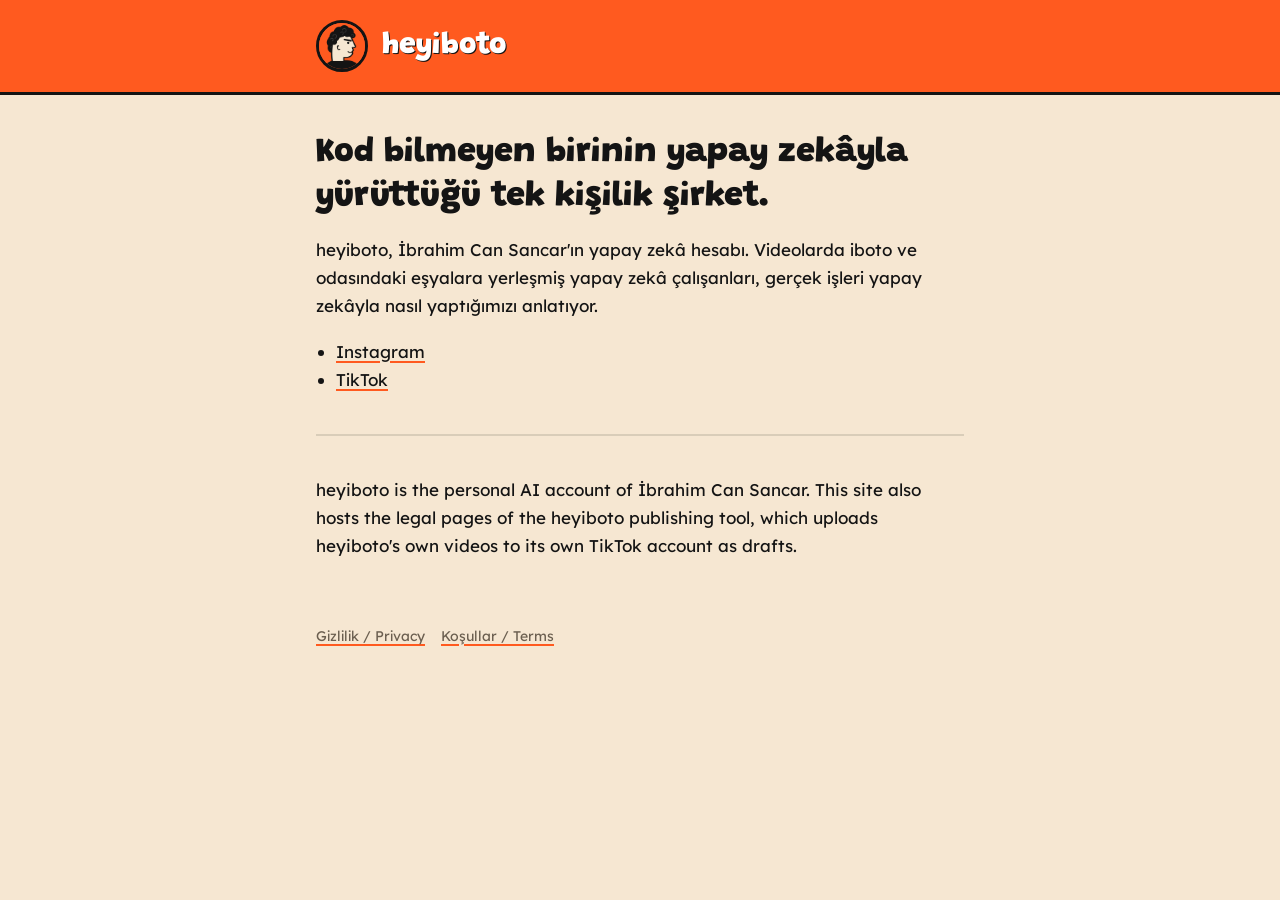
<file: index.html>
<!doctype html>
<html lang="tr">
<head>
<meta charset="utf-8">
<meta name="viewport" content="width=device-width, initial-scale=1">
<meta http-equiv="Content-Security-Policy" content="default-src 'self'; script-src 'none'; object-src 'none'; base-uri 'none'; form-action 'none'">
<meta name="referrer" content="no-referrer">
<title>heyiboto</title>
<link rel="icon" href="iboto.png">
<link rel="stylesheet" href="stil.css">
</head>
<body>
<header><div class="ust"><img src="iboto.png" alt=""><a href="./">heyiboto</a></div></header>
<main>
<h1>Kod bilmeyen birinin yapay zekâyla yürüttüğü tek kişilik şirket.</h1>
<p>heyiboto, İbrahim Can Sancar'ın yapay zekâ hesabı. Videolarda iboto ve odasındaki eşyalara yerleşmiş yapay zekâ çalışanları, gerçek işleri yapay zekâyla nasıl yaptığımızı anlatıyor.</p>
<ul>
<li><a href="https://www.instagram.com/heyiboto/">Instagram</a></li>
<li><a href="https://www.tiktok.com/@heyiboto">TikTok</a></li>
</ul>
<hr>
<p lang="en">heyiboto is the personal AI account of İbrahim Can Sancar. This site also hosts the legal pages of the heyiboto publishing tool, which uploads heyiboto's own videos to its own TikTok account as drafts.</p>
</main>
<footer><a href="gizlilik.html">Gizlilik / Privacy</a><a href="kosullar.html">Koşullar / Terms</a></footer>
</body>
</html>
</file>
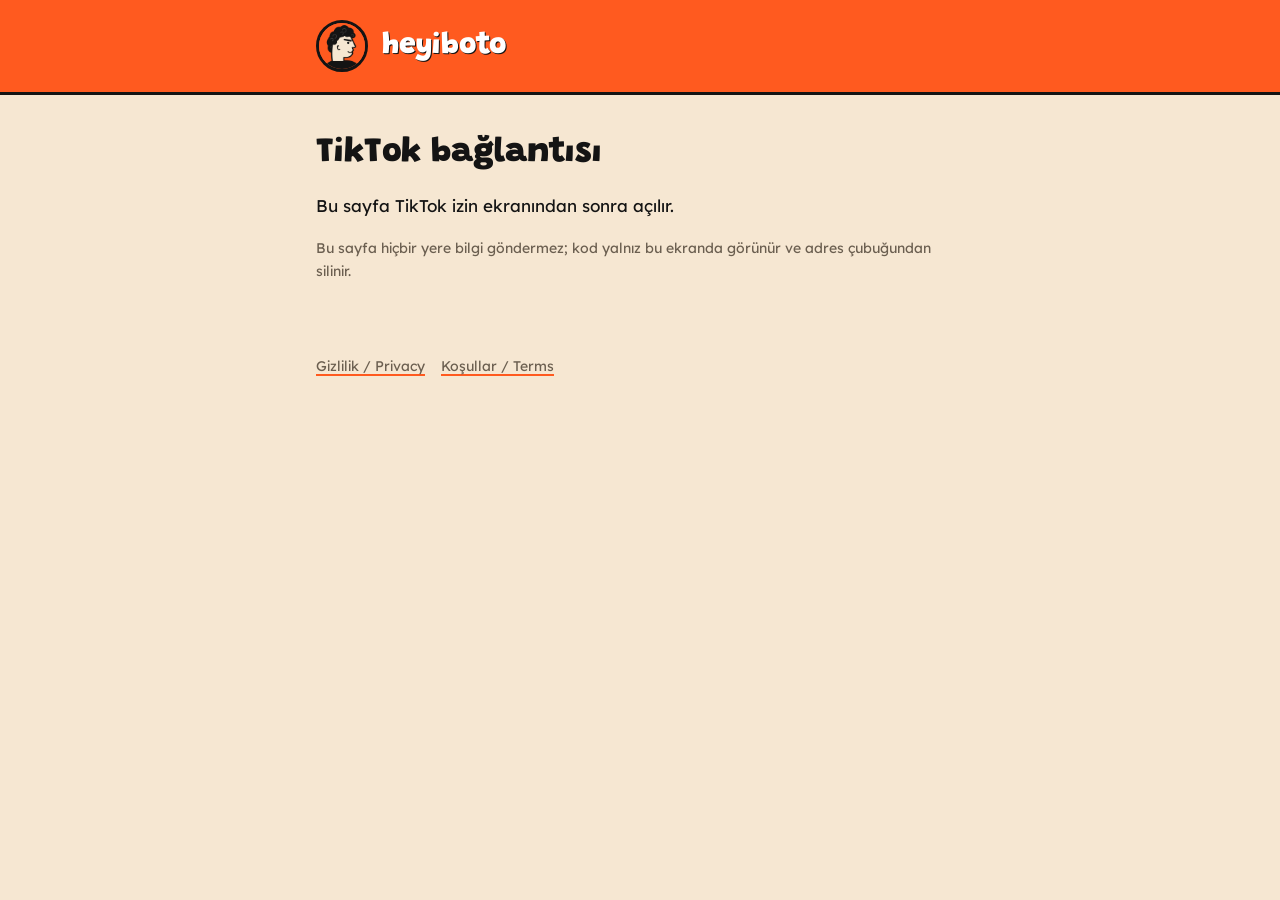
<file: tiktok/index.html>
<!doctype html>
<html lang="tr">
<head>
<meta charset="utf-8">
<meta name="viewport" content="width=device-width, initial-scale=1">
<meta http-equiv="Content-Security-Policy" content="default-src 'self'; script-src 'self'; connect-src 'none'; img-src 'self'; object-src 'none'; base-uri 'none'; form-action 'none'">
<meta name="referrer" content="no-referrer">
<meta name="robots" content="noindex">
<title>TikTok bağlantısı</title>
<link rel="icon" href="../iboto.png">
<link rel="stylesheet" href="../stil.css">
<script src="donus.js" defer></script>
</head>
<body>
<header><div class="ust"><img src="../iboto.png" alt=""><a href="../">heyiboto</a></div></header>
<main>
<h1 id="baslik">TikTok bağlantısı</h1>
<p id="aciklama">Bu sayfa TikTok izin ekranından sonra açılır.</p>
<div class="kod" id="kod" hidden></div>
<button id="kopyala" hidden>Kopyala</button>
<p class="tarih">Bu sayfa hiçbir yere bilgi göndermez; kod yalnız bu ekranda görünür ve adres çubuğundan silinir.</p>
</main>
<footer><a href="../gizlilik.html">Gizlilik / Privacy</a><a href="../kosullar.html">Koşullar / Terms</a></footer>
</body>
</html>
</file>
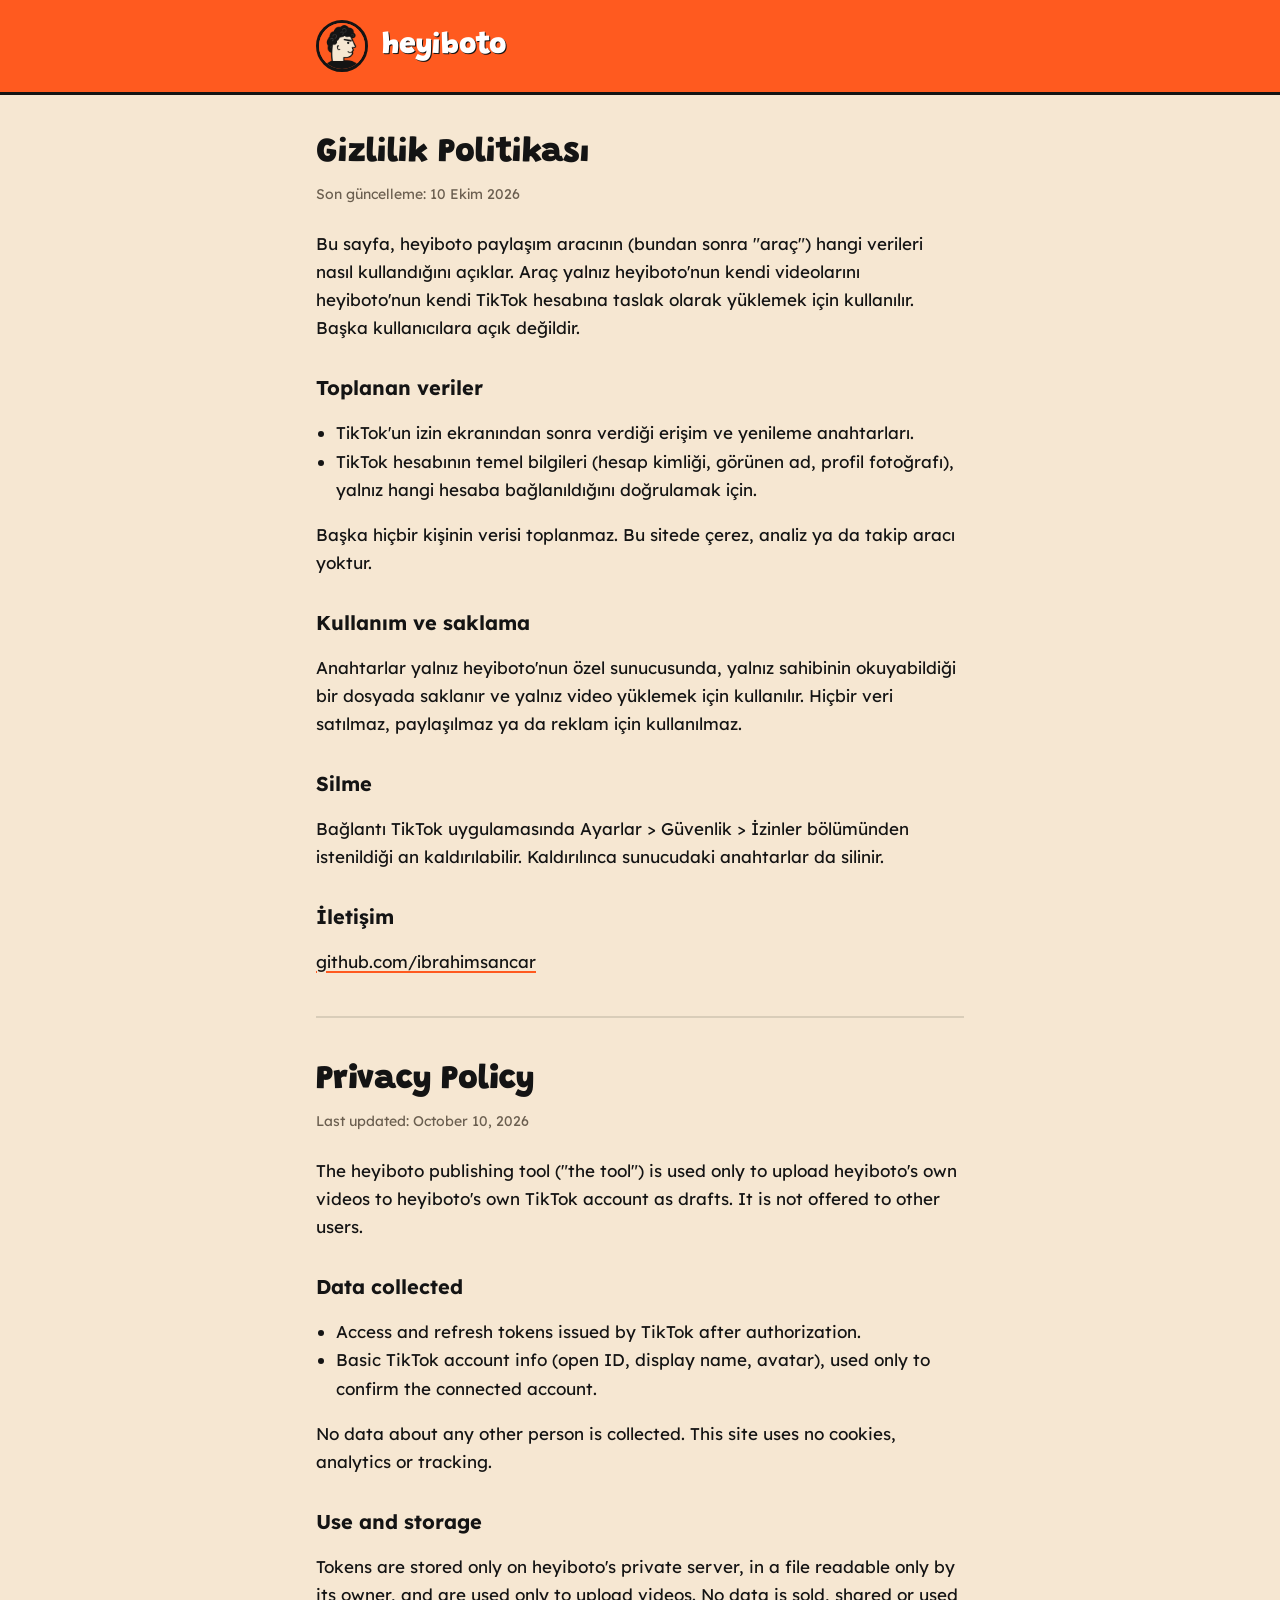
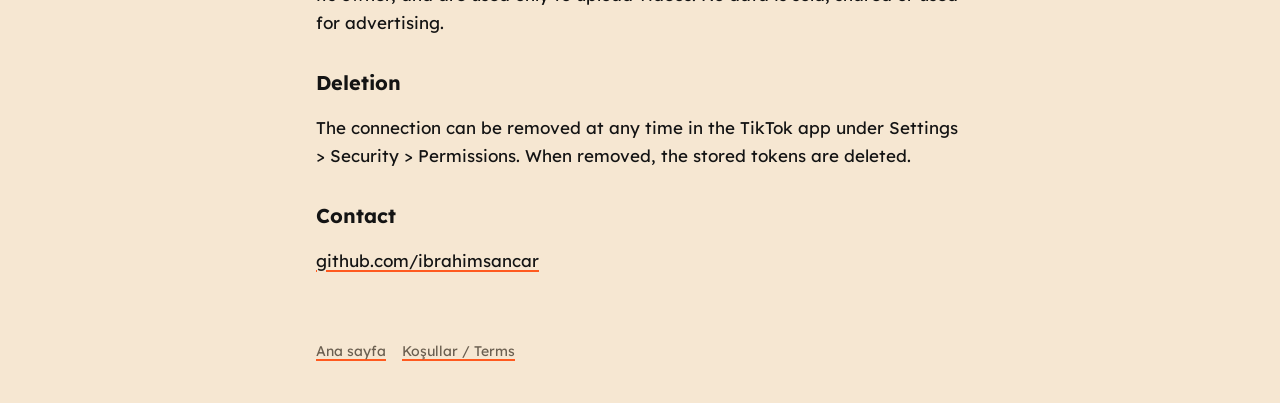
<file: gizlilik.html>
<!doctype html>
<html lang="tr">
<head>
<meta charset="utf-8">
<meta name="viewport" content="width=device-width, initial-scale=1">
<meta http-equiv="Content-Security-Policy" content="default-src 'self'; script-src 'none'; object-src 'none'; base-uri 'none'; form-action 'none'">
<meta name="referrer" content="no-referrer">
<title>Gizlilik Politikası</title>
<link rel="icon" href="iboto.png">
<link rel="stylesheet" href="stil.css">
</head>
<body>
<header><div class="ust"><img src="iboto.png" alt=""><a href="./">heyiboto</a></div></header>
<main>
<h1>Gizlilik Politikası</h1>
<p class="tarih">Son güncelleme: 10 Ekim 2026</p>

<p>Bu sayfa, heyiboto paylaşım aracının (bundan sonra "araç") hangi verileri nasıl kullandığını açıklar. Araç yalnız heyiboto'nun kendi videolarını heyiboto'nun kendi TikTok hesabına taslak olarak yüklemek için kullanılır. Başka kullanıcılara açık değildir.</p>

<h2>Toplanan veriler</h2>
<ul>
<li>TikTok'un izin ekranından sonra verdiği erişim ve yenileme anahtarları.</li>
<li>TikTok hesabının temel bilgileri (hesap kimliği, görünen ad, profil fotoğrafı), yalnız hangi hesaba bağlanıldığını doğrulamak için.</li>
</ul>
<p>Başka hiçbir kişinin verisi toplanmaz. Bu sitede çerez, analiz ya da takip aracı yoktur.</p>

<h2>Kullanım ve saklama</h2>
<p>Anahtarlar yalnız heyiboto'nun özel sunucusunda, yalnız sahibinin okuyabildiği bir dosyada saklanır ve yalnız video yüklemek için kullanılır. Hiçbir veri satılmaz, paylaşılmaz ya da reklam için kullanılmaz.</p>

<h2>Silme</h2>
<p>Bağlantı TikTok uygulamasında Ayarlar &gt; Güvenlik &gt; İzinler bölümünden istenildiği an kaldırılabilir. Kaldırılınca sunucudaki anahtarlar da silinir.</p>

<h2>İletişim</h2>
<p><a href="https://github.com/ibrahimsancar">github.com/ibrahimsancar</a></p>

<hr>
<div lang="en">
<h1>Privacy Policy</h1>
<p class="tarih">Last updated: October 10, 2026</p>
<p>The heyiboto publishing tool ("the tool") is used only to upload heyiboto's own videos to heyiboto's own TikTok account as drafts. It is not offered to other users.</p>
<h2>Data collected</h2>
<ul>
<li>Access and refresh tokens issued by TikTok after authorization.</li>
<li>Basic TikTok account info (open ID, display name, avatar), used only to confirm the connected account.</li>
</ul>
<p>No data about any other person is collected. This site uses no cookies, analytics or tracking.</p>
<h2>Use and storage</h2>
<p>Tokens are stored only on heyiboto's private server, in a file readable only by its owner, and are used only to upload videos. No data is sold, shared or used for advertising.</p>
<h2>Deletion</h2>
<p>The connection can be removed at any time in the TikTok app under Settings &gt; Security &gt; Permissions. When removed, the stored tokens are deleted.</p>
<h2>Contact</h2>
<p><a href="https://github.com/ibrahimsancar">github.com/ibrahimsancar</a></p>
</div>
</main>
<footer><a href="./">Ana sayfa</a><a href="kosullar.html">Koşullar / Terms</a></footer>
</body>
</html>
</file>
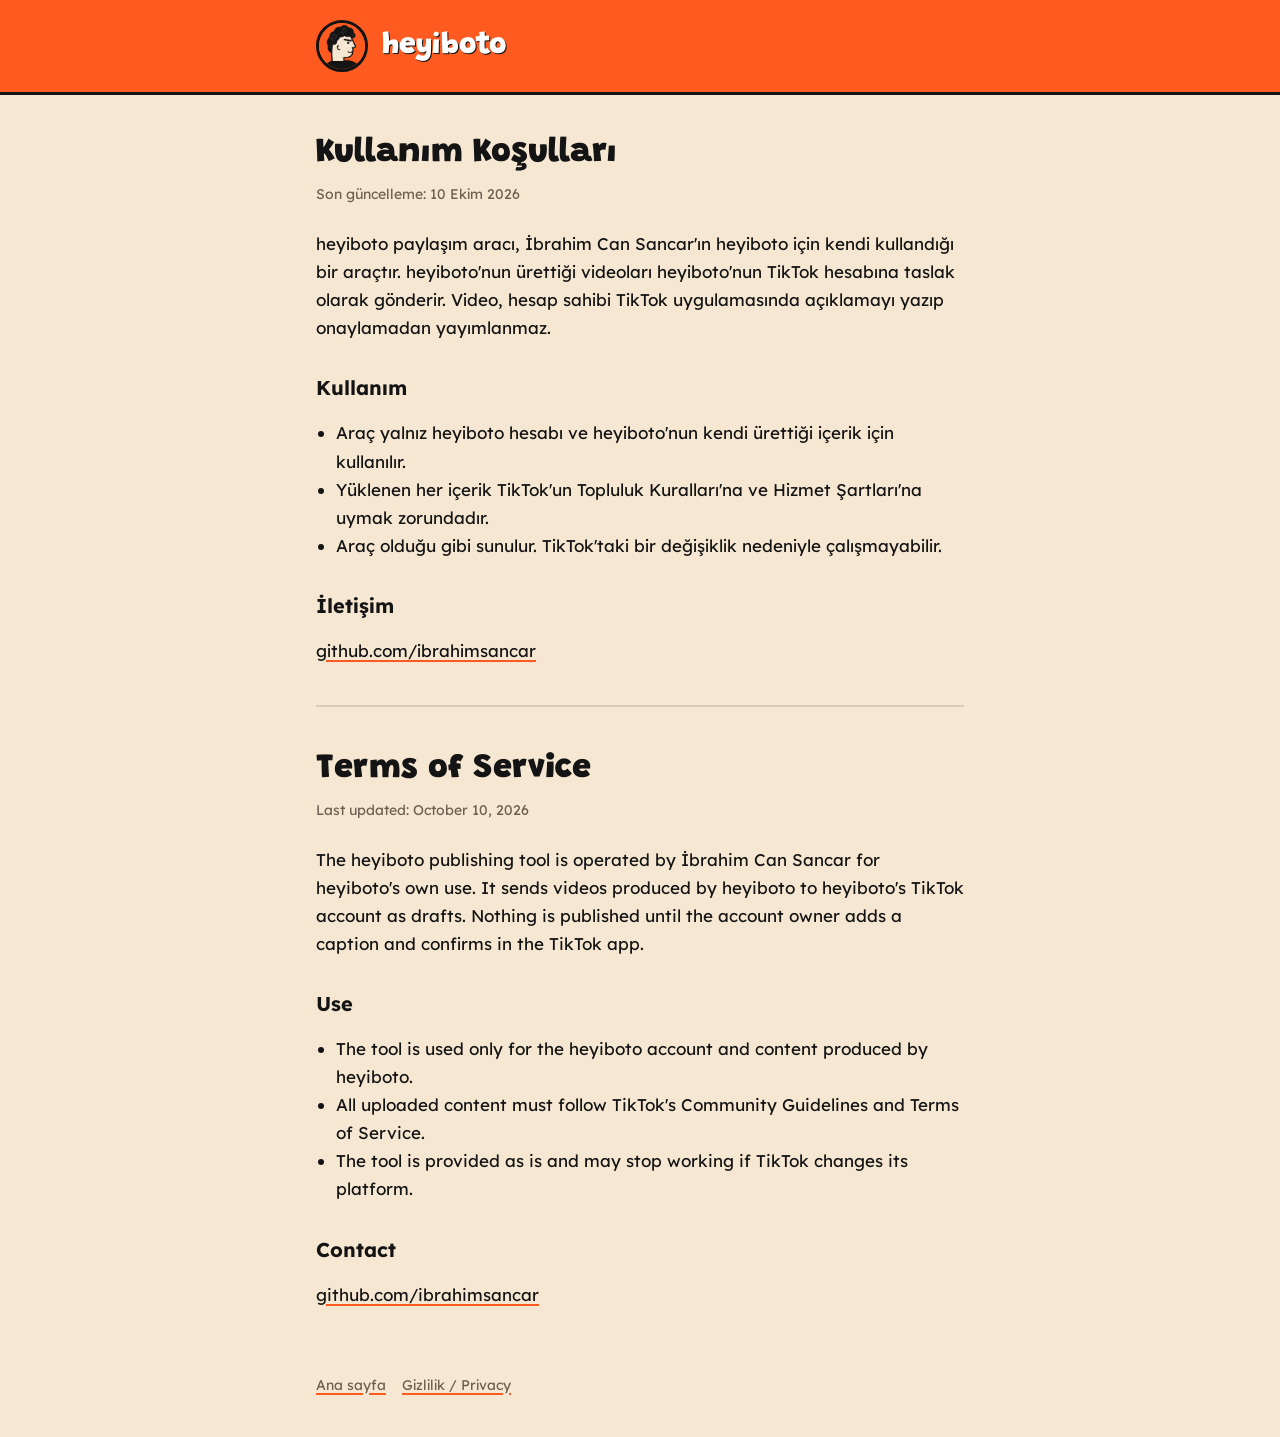
<file: kosullar.html>
<!doctype html>
<html lang="tr">
<head>
<meta charset="utf-8">
<meta name="viewport" content="width=device-width, initial-scale=1">
<meta http-equiv="Content-Security-Policy" content="default-src 'self'; script-src 'none'; object-src 'none'; base-uri 'none'; form-action 'none'">
<meta name="referrer" content="no-referrer">
<title>Kullanım Koşulları</title>
<link rel="icon" href="iboto.png">
<link rel="stylesheet" href="stil.css">
</head>
<body>
<header><div class="ust"><img src="iboto.png" alt=""><a href="./">heyiboto</a></div></header>
<main>
<h1>Kullanım Koşulları</h1>
<p class="tarih">Son güncelleme: 10 Ekim 2026</p>

<p>heyiboto paylaşım aracı, İbrahim Can Sancar'ın heyiboto için kendi kullandığı bir araçtır. heyiboto'nun ürettiği videoları heyiboto'nun TikTok hesabına taslak olarak gönderir. Video, hesap sahibi TikTok uygulamasında açıklamayı yazıp onaylamadan yayımlanmaz.</p>

<h2>Kullanım</h2>
<ul>
<li>Araç yalnız heyiboto hesabı ve heyiboto'nun kendi ürettiği içerik için kullanılır.</li>
<li>Yüklenen her içerik TikTok'un Topluluk Kuralları'na ve Hizmet Şartları'na uymak zorundadır.</li>
<li>Araç olduğu gibi sunulur. TikTok'taki bir değişiklik nedeniyle çalışmayabilir.</li>
</ul>

<h2>İletişim</h2>
<p><a href="https://github.com/ibrahimsancar">github.com/ibrahimsancar</a></p>

<hr>
<div lang="en">
<h1>Terms of Service</h1>
<p class="tarih">Last updated: October 10, 2026</p>
<p>The heyiboto publishing tool is operated by İbrahim Can Sancar for heyiboto's own use. It sends videos produced by heyiboto to heyiboto's TikTok account as drafts. Nothing is published until the account owner adds a caption and confirms in the TikTok app.</p>
<h2>Use</h2>
<ul>
<li>The tool is used only for the heyiboto account and content produced by heyiboto.</li>
<li>All uploaded content must follow TikTok's Community Guidelines and Terms of Service.</li>
<li>The tool is provided as is and may stop working if TikTok changes its platform.</li>
</ul>
<h2>Contact</h2>
<p><a href="https://github.com/ibrahimsancar">github.com/ibrahimsancar</a></p>
</div>
</main>
<footer><a href="./">Ana sayfa</a><a href="gizlilik.html">Gizlilik / Privacy</a></footer>
</body>
</html>
</file>
<file: stil.css>
@font-face {
  font-family: 'Grandstander';
  src: url('font/Grandstander.ttf') format('truetype');
  font-weight: 100 900;
  font-display: swap;
}
@font-face {
  font-family: 'Lexend';
  src: url('font/Lexend.ttf') format('truetype');
  font-weight: 100 900;
  font-display: swap;
}

:root {
  --turuncu: #FF5A1F;
  --krem: #F6E7D2;
  --siyah: #141414;
  --soluk: #6B5F50;
  --cizgi: #D9CDB9;
}

* { box-sizing: border-box; }

body {
  margin: 0;
  background: var(--krem);
  color: var(--siyah);
  font: 400 17px/1.65 'Lexend', system-ui, sans-serif;
}

header {
  background: var(--turuncu);
  border-bottom: 3px solid var(--siyah);
}

.ust {
  max-width: 680px;
  margin: 0 auto;
  padding: 20px 16px;
  display: flex;
  align-items: center;
  gap: 14px;
}

.ust img {
  width: 52px;
  height: 52px;
  border-radius: 50%;
  border: 3px solid var(--siyah);
}

.ust a {
  font: 900 30px/1.2 'Grandstander', sans-serif;
  color: #fff;
  text-shadow: .045em .045em 0 var(--siyah);
  text-decoration: none;
}

main {
  max-width: 680px;
  margin: 0 auto;
  padding: 36px 16px 48px;
}

h1 {
  font: 900 34px/1.3 'Grandstander', sans-serif;
  margin: 0 0 8px;
}

h2 {
  font: 700 20px/1.4 'Lexend', sans-serif;
  margin: 32px 0 6px;
}

.tarih { color: var(--soluk); font-size: 14px; margin: 0 0 24px; }

a { color: var(--siyah); text-decoration-color: var(--turuncu); text-decoration-thickness: 2px; text-underline-offset: 3px; }

ul { padding-left: 20px; }

hr { border: 0; border-top: 2px solid var(--cizgi); margin: 40px 0; }

.kod {
  margin: 20px 0;
  padding: 16px;
  background: #fff;
  border: 3px solid var(--siyah);
  font: 500 14px/1.5 ui-monospace, Consolas, monospace;
  word-break: break-all;
  user-select: all;
}

button {
  font: 700 17px 'Lexend', sans-serif;
  padding: 12px 22px;
  background: var(--turuncu);
  color: #fff;
  text-shadow: .05em .05em 0 var(--siyah);
  border: 3px solid var(--siyah);
  box-shadow: 4px 4px 0 var(--siyah);
  cursor: pointer;
  margin-bottom: 24px;
}

button:active { transform: translate(2px, 2px); box-shadow: 2px 2px 0 var(--siyah); }

footer {
  max-width: 680px;
  margin: 0 auto;
  padding: 0 16px 40px;
  font-size: 14px;
  color: var(--soluk);
}

footer a { color: var(--soluk); margin-right: 16px; }
</file>
